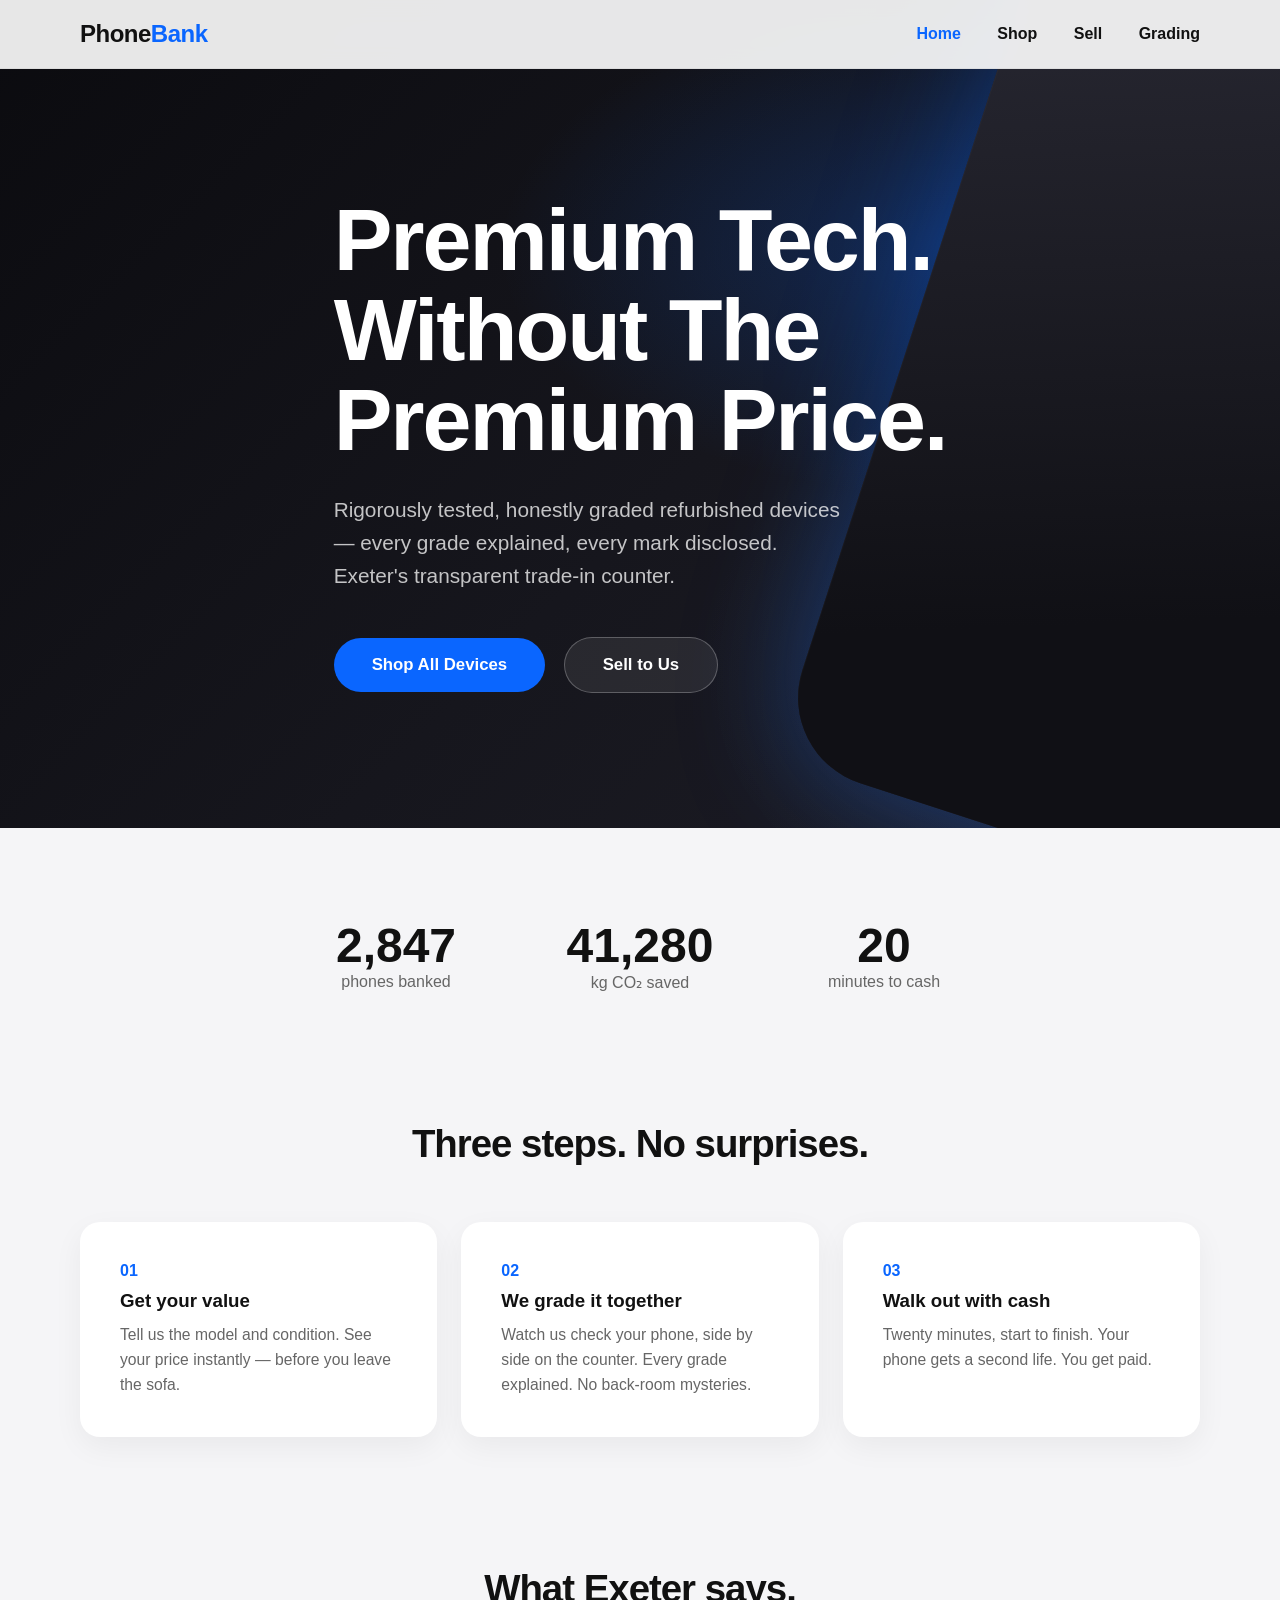
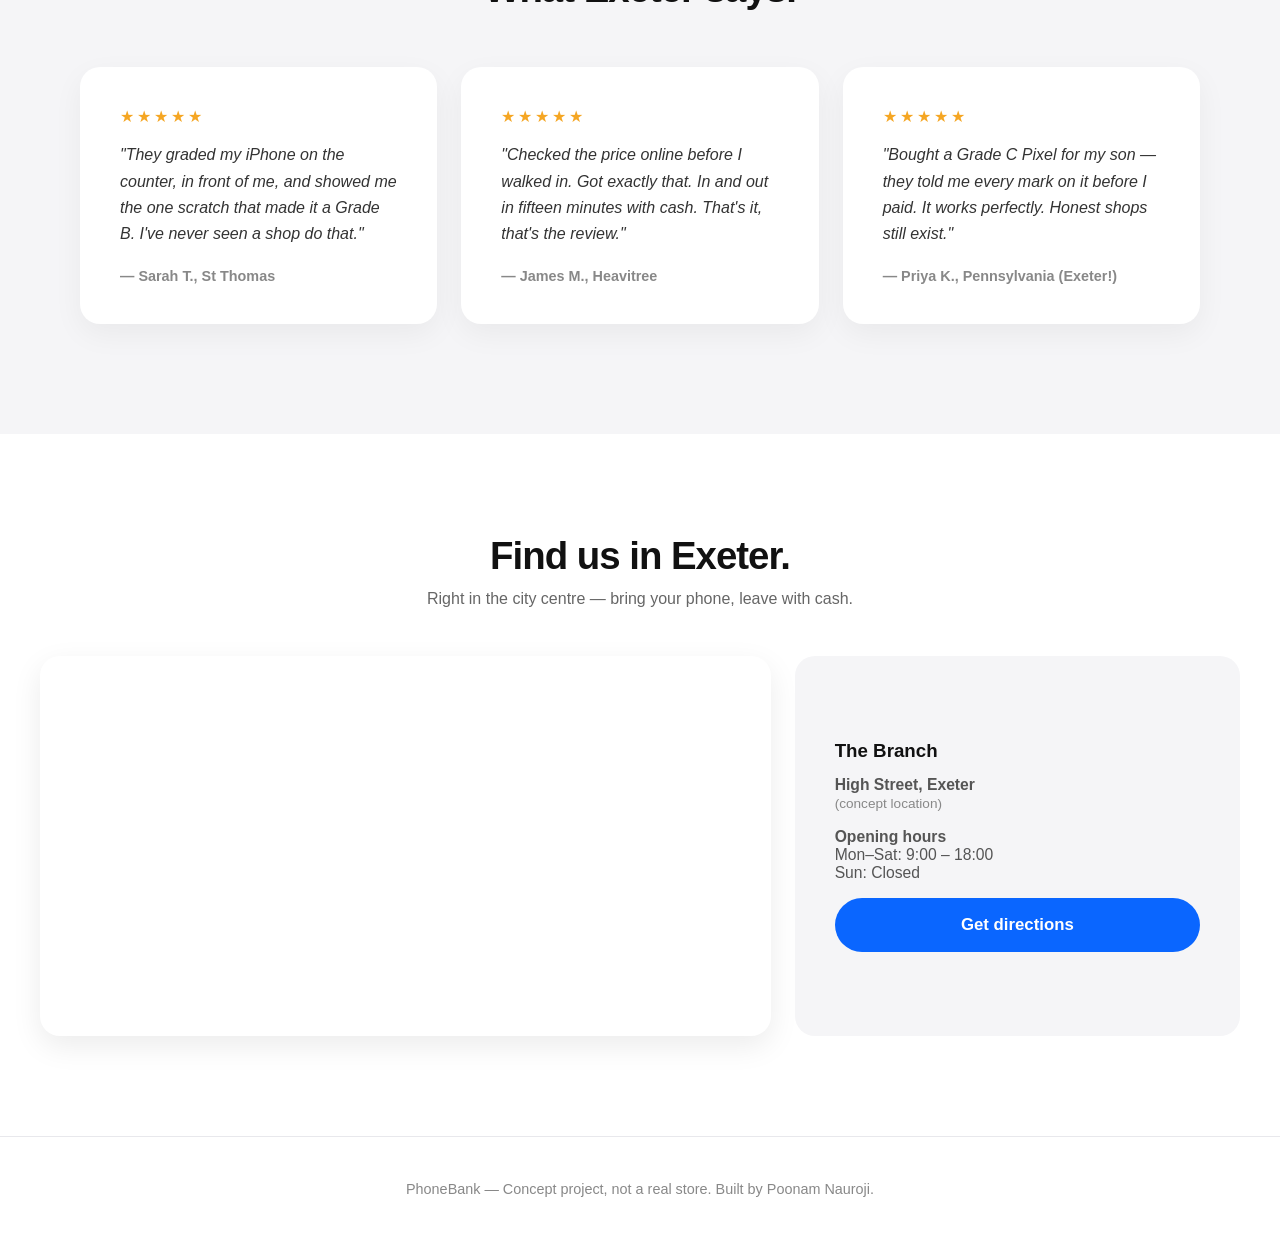
<file: index.html>
<!DOCTYPE html>
<html lang="en">
<head>
<meta charset="UTF-8">
<meta name="viewport" content="width=device-width, initial-scale=1.0">
<title>PhoneBank — Premium Tech. Without The Premium Price.</title>
<style>
* { margin: 0; padding: 0; box-sizing: border-box; font-family: -apple-system, BlinkMacSystemFont, "Segoe UI", Roboto, sans-serif; }
body { background: #f5f5f7; color: #111; }
a { text-decoration: none; }

/* Navigation */
.nav { position: fixed; top: 0; width: 100%; background: rgba(255,255,255,0.9); backdrop-filter: blur(12px); z-index: 100; border-bottom: 1px solid rgba(0,0,0,0.05); }
.nav-inner { display: flex; justify-content: space-between; align-items: center; padding: 20px 40px; max-width: 1200px; margin: 0 auto; }
.nav-links a { color: #111; font-weight: 600; margin-left: 32px; transition: color .2s; }
.nav-links a:hover { color: #0a66ff; }

/* HERO — premium dark, pure CSS, no images */
.hero {
  min-height: 92vh; display: flex; align-items: center;
  background:
    radial-gradient(ellipse 60% 50% at 75% 30%, rgba(10,102,255,0.25), transparent 60%),
    radial-gradient(ellipse 50% 60% at 85% 80%, rgba(120,120,140,0.18), transparent 60%),
    linear-gradient(135deg, #0b0b0f 0%, #16161d 55%, #1d1d26 100%);
  color: #fff; padding: 140px 40px 80px; position: relative; overflow: hidden;
}
.hero::after {
  content: ""; position: absolute; right: -180px; top: 50%; transform: translateY(-50%) rotate(18deg);
  width: 560px; height: 900px; border-radius: 90px;
  background: linear-gradient(160deg, #2a2a35, #101015 70%);
  box-shadow: 0 0 120px rgba(10,102,255,0.35), inset 0 2px 2px rgba(255,255,255,0.08);
}
.hero-inner { max-width: 1200px; margin: 0 auto; position: relative; z-index: 2; }
.hero h1 { font-size: clamp(3rem, 7vw, 5.5rem); font-weight: 800; letter-spacing: -2px; line-height: 1.02; margin-bottom: 28px; }
.hero p { font-size: 1.3rem; color: rgba(255,255,255,0.75); max-width: 520px; margin-bottom: 44px; line-height: 1.6; }
.btn { display: inline-block; padding: 17px 38px; border-radius: 99px; font-weight: 700; font-size: 1.05rem; transition: all .25s; }
.btn-blue { background: #0a66ff; color: #fff; }
.btn-blue:hover { background: #0055d4; }
.btn-dark { background: rgba(255,255,255,0.08); color: #fff; border: 1px solid rgba(255,255,255,0.25); margin-left: 14px; }
.btn-dark:hover { background: rgba(255,255,255,0.16); }

/* Stats strip */
.stats { display: flex; gap: 24px; justify-content: center; flex-wrap: wrap; text-align: center; padding: 90px 40px; max-width: 1200px; margin: 0 auto; }
.stats div { min-width: 220px; }
.stats .num { font-size: 3rem; font-weight: 800; color: #111; }
.stats .lbl { color: #666; }

/* Steps */
.steps { max-width: 1200px; margin: 0 auto; padding: 40px 40px 110px; }
.steps h2 { text-align: center; font-size: 2.4rem; font-weight: 800; letter-spacing: -1px; margin-bottom: 56px; }
.steps-grid { display: grid; grid-template-columns: repeat(auto-fit, minmax(280px, 1fr)); gap: 24px; }
.step { background: #fff; border-radius: 20px; padding: 40px; box-shadow: 0 10px 30px rgba(0,0,0,0.05); }
.step .no { font-weight: 800; color: #0a66ff; margin-bottom: 10px; }
.step h3 { margin-bottom: 10px; }
.step p { color: #666; font-size: .98rem; line-height: 1.6; }

/* Testimonials */
.reviews { max-width: 1200px; margin: 0 auto; padding: 20px 40px 110px; }
.reviews h2 { text-align: center; font-size: 2.4rem; font-weight: 800; letter-spacing: -1px; margin-bottom: 56px; }
.reviews-grid { display: grid; grid-template-columns: repeat(auto-fit, minmax(280px, 1fr)); gap: 24px; }
.review { background: #fff; border-radius: 20px; padding: 40px; box-shadow: 0 10px 30px rgba(0,0,0,0.05); }
.review .stars { color: #f5a623; letter-spacing: 3px; margin-bottom: 16px; }
.review .quote { color: #333; font-size: 1rem; line-height: 1.65; margin-bottom: 20px; font-style: italic; }
.review .who { color: #888; font-size: .9rem; font-weight: 600; }

/* Find us */
.findus { background: #fff; padding: 100px 40px; }
.findus-inner { max-width: 1200px; margin: 0 auto; }
.findus h2 { text-align: center; font-size: 2.4rem; font-weight: 800; letter-spacing: -1px; margin-bottom: 12px; }
.findus .sub { text-align: center; color: #666; margin-bottom: 48px; }
.findus-grid { display: flex; gap: 24px; flex-wrap: wrap; align-items: stretch; }
.map-wrap { flex: 2; min-width: 300px; border-radius: 20px; overflow: hidden; box-shadow: 0 10px 30px rgba(0,0,0,0.08); }
.branch { flex: 1; min-width: 260px; background: #f5f5f7; border-radius: 20px; padding: 40px; display: flex; flex-direction: column; justify-content: center; }
.branch h3 { margin-bottom: 14px; }
.branch p { color: #555; margin-bottom: 16px; font-size: .98rem; }

footer { text-align: center; padding: 44px 20px; color: #888; font-size: .9rem; border-top: 1px solid #e8e8ec; background: #fff; }
</style>
</head>
<body>

<header class="nav">
  <div class="nav-inner">
    <a href="index.html" style="font-weight:800; font-size:1.5rem; letter-spacing:-0.5px; color:#111;">Phone<span style="color:#0a66ff;">Bank</span></a>
    <nav class="nav-links">
      <a href="index.html" style="color:#0a66ff;">Home</a>
      <a href="shop.html">Shop</a>
      <a href="sell.html">Sell</a>
      <a href="grading.html">Grading</a>
    </nav>
  </div>
</header>

<!-- HERO -->
<section class="hero">
  <div class="hero-inner">
    <h1>Premium Tech.<br>Without The<br>Premium Price.</h1>
    <p>Rigorously tested, honestly graded refurbished devices — every grade explained, every mark disclosed. Exeter's transparent trade-in counter.</p>
    <a href="shop.html" class="btn btn-blue">Shop All Devices</a>
    <a href="sell.html" class="btn btn-dark">Sell to Us</a>
  </div>
</section>

<!-- STATS -->
<section class="stats">
  <div><div class="num" id="count-phones">0</div><div class="lbl">phones banked</div></div>
  <div><div class="num" id="count-co2">0</div><div class="lbl">kg CO₂ saved</div></div>
  <div><div class="num">20</div><div class="lbl">minutes to cash</div></div>
</section>

<!-- STEPS -->
<section class="steps">
  <h2>Three steps. No surprises.</h2>
  <div class="steps-grid">
    <div class="step"><div class="no">01</div><h3>Get your value</h3><p>Tell us the model and condition. See your price instantly — before you leave the sofa.</p></div>
    <div class="step"><div class="no">02</div><h3>We grade it together</h3><p>Watch us check your phone, side by side on the counter. Every grade explained. No back-room mysteries.</p></div>
    <div class="step"><div class="no">03</div><h3>Walk out with cash</h3><p>Twenty minutes, start to finish. Your phone gets a second life. You get paid.</p></div>
  </div>
</section>

<!-- TESTIMONIALS -->
<section class="reviews">
  <h2>What Exeter says.</h2>
  <div class="reviews-grid">
    <div class="review">
      <div class="stars">★★★★★</div>
      <p class="quote">"They graded my iPhone on the counter, in front of me, and showed me the one scratch that made it a Grade B. I've never seen a shop do that."</p>
      <p class="who">— Sarah T., St Thomas</p>
    </div>
    <div class="review">
      <div class="stars">★★★★★</div>
      <p class="quote">"Checked the price online before I walked in. Got exactly that. In and out in fifteen minutes with cash. That's it, that's the review."</p>
      <p class="who">— James M., Heavitree</p>
    </div>
    <div class="review">
      <div class="stars">★★★★★</div>
      <p class="quote">"Bought a Grade C Pixel for my son — they told me every mark on it before I paid. It works perfectly. Honest shops still exist."</p>
      <p class="who">— Priya K., Pennsylvania (Exeter!)</p>
    </div>
  </div>
</section>

<!-- FIND US -->
<section class="findus">
  <div class="findus-inner">
    <h2>Find us in Exeter.</h2>
    <p class="sub">Right in the city centre — bring your phone, leave with cash.</p>
    <div class="findus-grid">
      <div class="map-wrap">
        <iframe src="https://www.google.com/maps?q=Exeter+High+Street,+Exeter,+UK&z=15&output=embed"
          width="100%" height="380" style="border:0; display:block;" loading="lazy" title="PhoneBank location map"></iframe>
      </div>
      <div class="branch">
        <h3>The Branch</h3>
        <p><strong>High Street, Exeter</strong><br><span style="font-size:.85rem; color:#888;">(concept location)</span></p>
        <p><strong>Opening hours</strong><br>Mon–Sat: 9:00 – 18:00<br>Sun: Closed</p>
        <a href="https://www.google.com/maps/dir//Exeter+High+Street,+Exeter,+UK" target="_blank" class="btn btn-blue" style="text-align:center;">Get directions</a>
      </div>
    </div>
  </div>
</section>

<footer>PhoneBank — Concept project, not a real store. Built by Poonam Nauroji.</footer>

<script>
function animateCount(id, target) {
  const el = document.getElementById(id);
  if (!el) return;
  let current = 0;
  const step = Math.max(1, Math.floor(target / 80));
  const timer = setInterval(() => {
    current += step;
    if (current >= target) { current = target; clearInterval(timer); }
    el.textContent = current.toLocaleString();
  }, 20);
}
animateCount("count-phones", 2847);
animateCount("count-co2", 41280);
</script>
  <form name="reservations" data-netlify="true" hidden>
  <input type="text" name="name">
  <input type="text" name="contact">
  <input type="text" name="product">
</form>
</body>
</html>
</file>
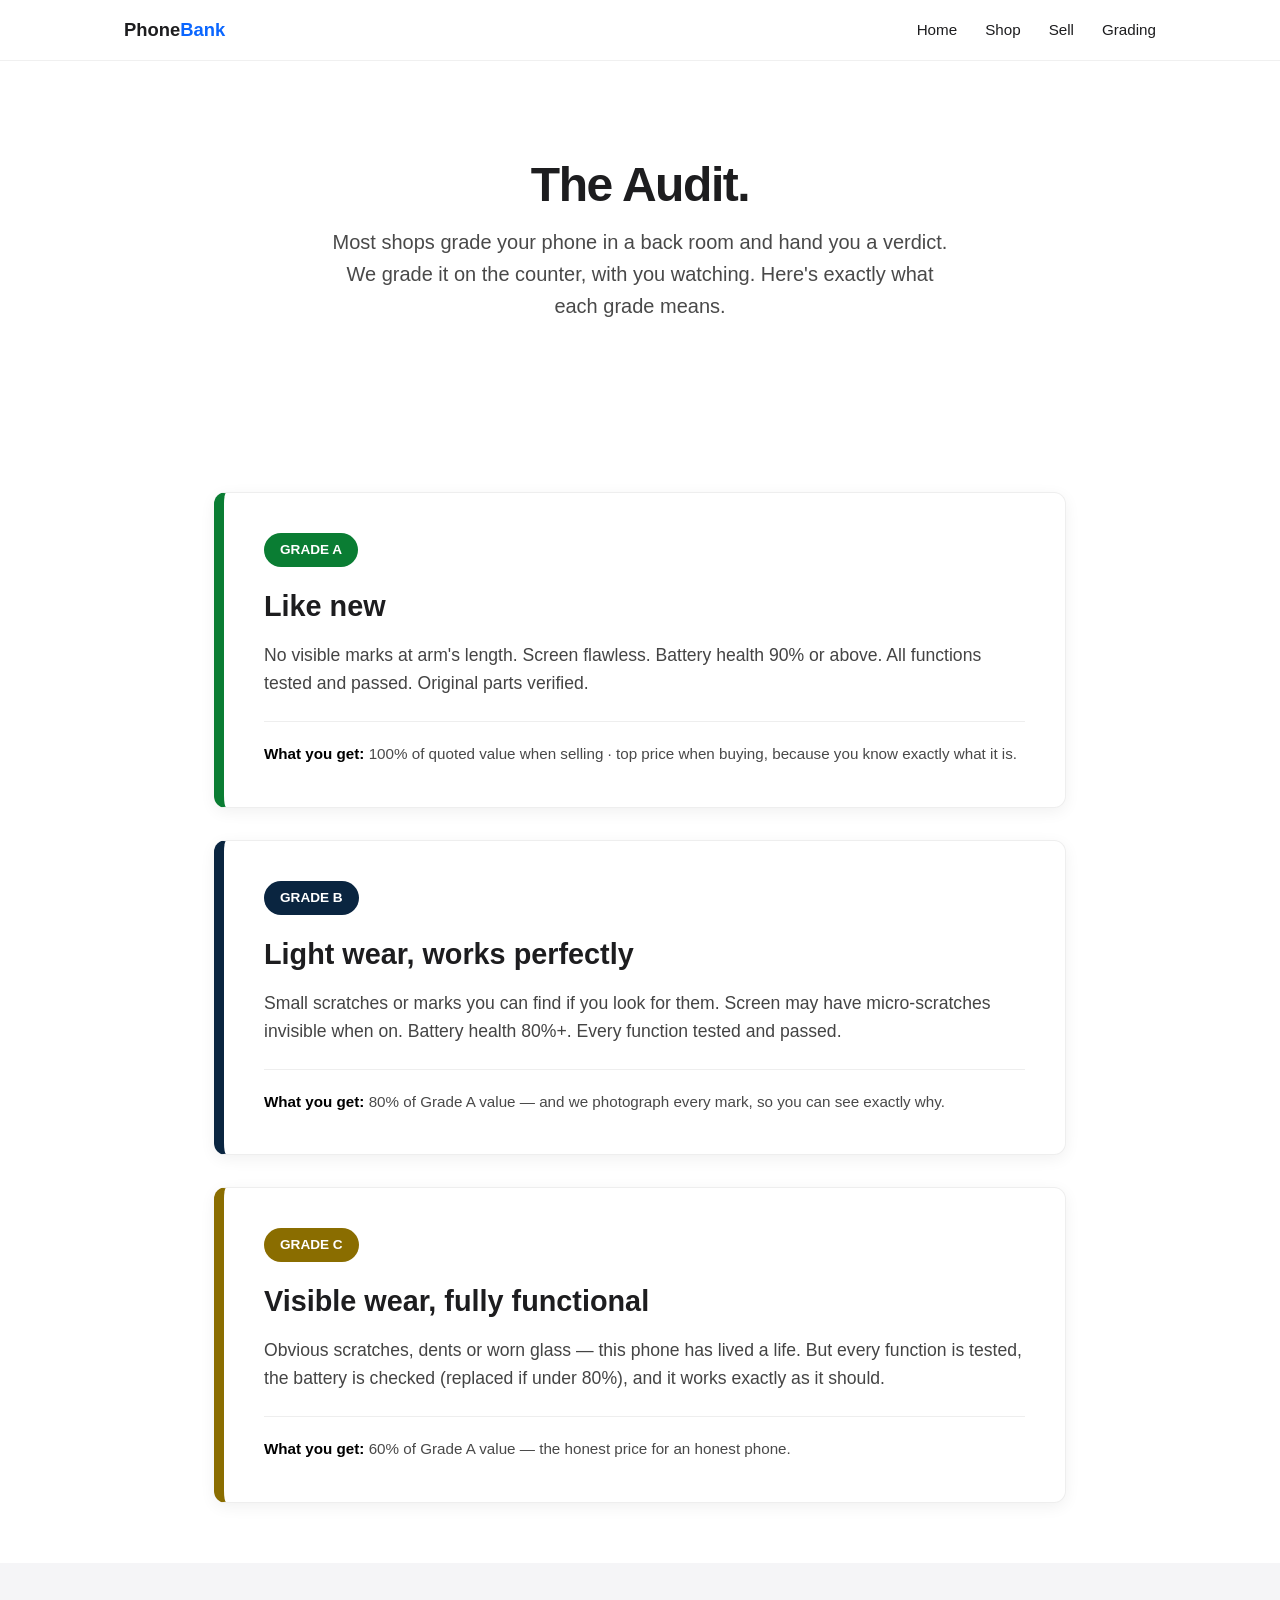
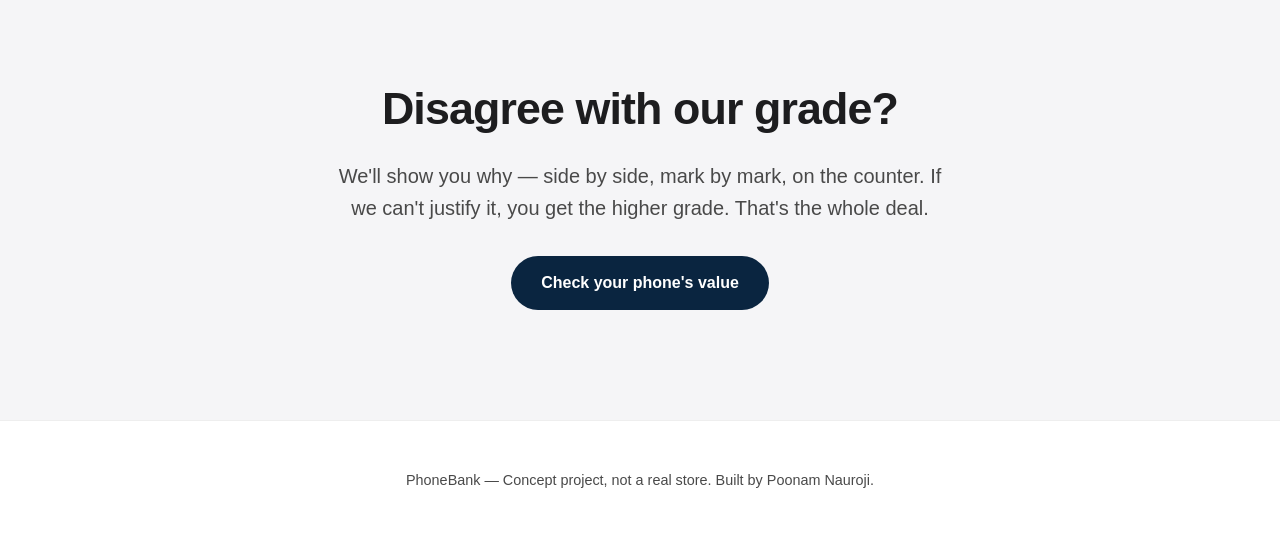
<file: grading.html>
<!DOCTYPE html>
<html lang="en">
<head>
  <meta charset="UTF-8">
  <meta name="viewport" content="width=device-width, initial-scale=1.0">
  <title>Honest Grading — PhoneBank</title>
  <link rel="stylesheet" href="styles.css">
</head>
<body>

  <header class="nav">
    <div class="container nav-inner">
      <a href="index.html" style="font-weight:700; font-size:1.15rem;">Phone<span style="color:#0a66ff;">Bank</span></a>
      <nav style="display:flex; gap:28px; align-items:center;">
        <a href="index.html">Home</a>
        <a href="shop.html">Shop</a>
        <a href="sell.html">Sell</a>
        <a href="grading.html">Grading</a>
      </nav>
    </div>
  </header>

  <main>
    <!-- HERO -->
    <section style="padding-top:160px; text-align:center;">
      <div class="container" style="max-width:720px;">
        <h1 style="font-size:clamp(2rem,4vw,3rem);">The Audit.</h1>
        <p class="lead" style="margin:16px auto 0;">Most shops grade your phone in a back room and hand you a verdict. We grade it on the counter, with you watching. Here's exactly what each grade means.</p>
      </div>
    </section>

    <!-- GRADE CARDS -->
    <section style="padding: 60px 20px;">
  <div class="container" style="display:flex; flex-direction:column; gap:32px; max-width:900px; margin: 0 auto;">

    <div style="background: #fff; padding: 40px; border-radius: 12px; border: 1px solid #eee; box-shadow: 0 4px 16px rgba(0,0,0,0.06); width: 100%; border-left: 10px solid #0a7d33;">
      <span style="display:inline-block; background:#0a7d33; color:#fff; font-size:.85rem; font-weight:700; padding:6px 16px; border-radius:99px; margin-bottom:16px;">GRADE A</span>
      <h3 style="margin:0 0 12px; font-size: 1.8rem;">Like new</h3>
      <p style="font-size: 1.1rem; color: #444; line-height: 1.6;">No visible marks at arm's length. Screen flawless. Battery health 90% or above. All functions tested and passed. Original parts verified.</p>
      <p style="font-size: 0.95rem; margin-top: 24px; border-top:1px solid #eee; padding-top:20px;"><strong style="color:#000;">What you get:</strong> 100% of quoted value when selling · top price when buying, because you know exactly what it is.</p>
    </div>

    <div style="background: #fff; padding: 40px; border-radius: 12px; border: 1px solid #eee; box-shadow: 0 4px 16px rgba(0,0,0,0.06); width: 100%; border-left: 10px solid #0a2540;">
      <span style="display:inline-block; background:#0a2540; color:#fff; font-size:.85rem; font-weight:700; padding:6px 16px; border-radius:99px; margin-bottom:16px;">GRADE B</span>
      <h3 style="margin:0 0 12px; font-size: 1.8rem;">Light wear, works perfectly</h3>
      <p style="font-size: 1.1rem; color: #444; line-height: 1.6;">Small scratches or marks you can find if you look for them. Screen may have micro-scratches invisible when on. Battery health 80%+. Every function tested and passed.</p>
      <p style="font-size: 0.95rem; margin-top: 24px; border-top:1px solid #eee; padding-top:20px;"><strong style="color:#000;">What you get:</strong> 80% of Grade A value — and we photograph every mark, so you can see exactly why.</p>
    </div>

    <div style="background: #fff; padding: 40px; border-radius: 12px; border: 1px solid #eee; box-shadow: 0 4px 16px rgba(0,0,0,0.06); width: 100%; border-left: 10px solid #8a6d00;">
      <span style="display:inline-block; background:#8a6d00; color:#fff; font-size:.85rem; font-weight:700; padding:6px 16px; border-radius:99px; margin-bottom:16px;">GRADE C</span>
      <h3 style="margin:0 0 12px; font-size: 1.8rem;">Visible wear, fully functional</h3>
      <p style="font-size: 1.1rem; color: #444; line-height: 1.6;">Obvious scratches, dents or worn glass — this phone has lived a life. But every function is tested, the battery is checked (replaced if under 80%), and it works exactly as it should.</p>
      <p style="font-size: 0.95rem; margin-top: 24px; border-top:1px solid #eee; padding-top:20px;"><strong style="color:#000;">What you get:</strong> 60% of Grade A value — the honest price for an honest phone.</p>
    </div>

  </div>
</section>

      </div>
    </section>

    <!-- THE PROMISE -->
    <section class="alt">
      <div class="container" style="max-width:720px; text-align:center;">
        <h2>Disagree with our grade?</h2>
        <p class="lead" style="margin:16px auto 32px;">We'll show you why — side by side, mark by mark, on the counter. If we can't justify it, you get the higher grade. That's the whole deal.</p>
        <a href="sell.html" class="btn btn-primary">Check your phone's value</a>
      </div>
    </section>
  </main>

  <footer>
    <div class="container">
      <p>PhoneBank — Concept project, not a real store. Built by Poonam Nauroji.</p>
    </div>
  </footer>

</body>
</html>
</file>
<file: styles.css>
/* ============ PHONEBANK DESIGN SYSTEM ============ */
:root {
  --ink: #1d1d1f;
  --text: #494949;
  --accent: #0a2540;
  --surface: #f5f5f7;
  --white: #ffffff;
  --radius: 14px;
  --radius-lg: 22px;
  --container: 1080px;
}

* { margin: 0; padding: 0; box-sizing: border-box; }

body {
  font-family: -apple-system, BlinkMacSystemFont, "Segoe UI", Inter, sans-serif;
  color: var(--text);
  background: var(--white);
  line-height: 1.6;
  -webkit-font-smoothing: antialiased;
}

.container { max-width: var(--container); margin: 0 auto; padding: 0 24px; }

h1 { font-size: clamp(2.6rem, 6vw, 4.5rem); font-weight: 700;
     letter-spacing: -0.03em; line-height: 1.05; color: var(--ink); }
h2 { font-size: clamp(1.8rem, 4vw, 2.8rem); font-weight: 700;
     letter-spacing: -0.02em; color: var(--ink); }
h3 { font-size: 1.25rem; color: var(--ink); }
.lead { font-size: 1.25rem; color: var(--text); max-width: 620px; }

section { padding: 110px 0; }
section.alt { background: var(--surface); }

.btn { display: inline-block; padding: 14px 30px; border-radius: 980px;
       font-size: 1rem; font-weight: 600; text-decoration: none;
       transition: opacity .2s; }
.btn:hover { opacity: .85; }
.btn-primary { background: var(--accent); color: var(--white); }
.btn-ghost { background: transparent; color: var(--accent);
             border: 1px solid #d2d2d7; }

.card { background: var(--white); border-radius: var(--radius-lg);
        padding: 40px; box-shadow: 0 4px 24px rgba(0,0,0,.06); }

.nav { position: fixed; top: 0; width: 100%; z-index: 100;
       background: rgba(255,255,255,.8); backdrop-filter: blur(20px);
       border-bottom: 1px solid rgba(0,0,0,.06); }
.nav-inner { display: flex; align-items: center; justify-content: space-between;
             height: 60px; }
.nav a { color: var(--ink); text-decoration: none; font-size: .95rem; }

footer { padding: 48px 0; border-top: 1px solid #eee;
         text-align: center; font-size: .9rem; }/* Smooth lift effect for all cards */
.card {
  transition: transform 0.3s ease, box-shadow 0.3s ease;
}

.card:hover {
  transform: translateY(-6px);
  box-shadow: 0 12px 24px rgba(0, 0, 0, 0.1);
}

/* Fade-in animation when the shop grid loads */
@keyframes fadeUp {
  from { opacity: 0; transform: translateY(15px); }
  to { opacity: 1; transform: translateY(0); }
}

#shop-grid .card {
  animation: fadeUp 0.5s ease-out forwards;
}/* Card Hover & Load Animation */
.card {
  transition: transform 0.3s ease, box-shadow 0.3s ease;
}

.card:hover {
  transform: translateY(-5px);
  box-shadow: 0 12px 24px rgba(0,0,0,0.08);
}

@keyframes fadeUp {
  from { opacity: 0; transform: translateY(20px); }
  to { opacity: 1; transform: translateY(0); }
}

#shop-grid .card {
  animation: fadeUp 0.5s ease-out forwards;
}/* =========================================
   ANIMATED SUCCESS CHECKMARK IMAGE
   ========================================= */
.success-animation {
  display: flex;
  justify-content: center;
}

.checkmark {
  width: 80px;
  height: 80px;
  border-radius: 50%;
  display: block;
  stroke-width: 4;
  stroke: #0a7d33;
  stroke-miterlimit: 10;
  box-shadow: inset 0px 0px 0px #0a7d33;
  animation: fill .4s ease-in-out .4s forwards, scale .3s ease-in-out .9s both;
}

.checkmark__circle {
  stroke-dasharray: 166;
  stroke-dashoffset: 166;
  stroke-width: 4;
  stroke-miterlimit: 10;
  stroke: #0a7d33;
  fill: none;
  animation: stroke 0.6s cubic-bezier(0.65, 0, 0.45, 1) forwards;
}

.checkmark__check {
  transform-origin: 50% 50%;
  stroke-dasharray: 48;
  stroke-dashoffset: 48;
  animation: stroke 0.3s cubic-bezier(0.65, 0, 0.45, 1) 0.8s forwards;
}

@keyframes stroke {
  100% { stroke-dashoffset: 0; }
}

@keyframes scale {
  0%, 100% { transform: none; }
  50% { transform: scale3d(1.1, 1.1, 1); }
}

@keyframes fill {
  100% { box-shadow: inset 0px 0px 0px 50px #0a7d33; stroke: #fff; }
}/* Card styling for small, neat appearance */
.card {
  width: 100%;
  max-width: 300px; /* Card ki width fix kar di */
  margin: 0 auto;
  border: 1px solid #eee;
  border-radius: 12px;
  padding: 16px;
  display: flex;
  flex-direction: column;
  transition: transform 0.2s;
}

.card:hover {
  transform: translateY(-5px);
  box-shadow: 0 10px 20px rgba(0,0,0,0.1);
}

.card img {
  width: 100%;
  height: 180px; /* Height chhoti kar di */
  object-fit: cover;
  border-radius: 8px;
}/* Card styling for consistent, premium grading boxes */
.card {
  background: #ffffff;
  padding: 24px;
  border-radius: 8px;
  border: 1px solid #eee;
  box-shadow: 0 4px 12px rgba(0,0,0,0.04); /* Light shadow for depth */
  display: flex;
  flex-direction: column;
  transition: transform 0.2s ease;
}

.card:hover {
  transform: scale(1.01); /* Subtle hover effect */
  box-shadow: 0 8px 20px rgba(0,0,0,0.08);
}

.card h3 {
  font-size: 1.4rem;
  color: var(--ink); /* Make sure --ink is defined as your dark text color */
}

.card p {
  line-height: 1.6;
  color: #444;
}
</file>
